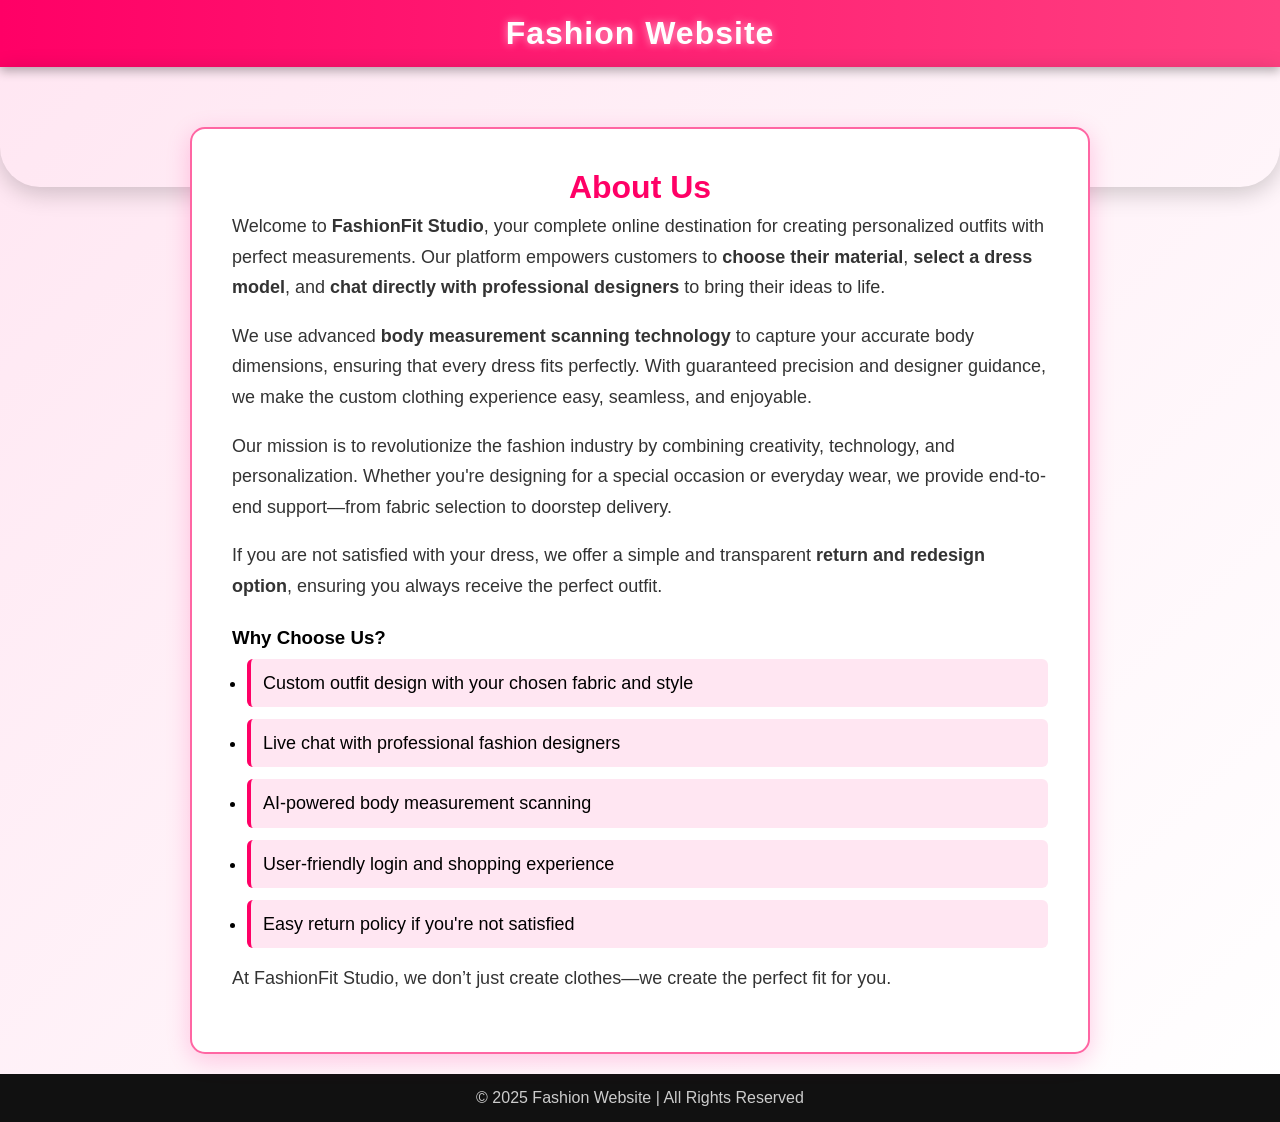
<file: aboutas.html>
<!DOCTYPE html>
<html lang="en">
<head>
    <meta charset="UTF-8">
    <meta name="viewport" content="width=device-width, initial-scale=1.0">
    <title>About Us - Fashion Website</title>

    <style>
        /* RESET */
        * {
            margin: 0;
            padding: 0;
            box-sizing: border-box;
        }

        body {
            font-family: "Poppins", Arial, sans-serif;
            background: linear-gradient(135deg, #ffe6f2, #fff);
            scroll-behavior: smooth;
        }

        /* HEADER */
        header {
            background: linear-gradient(90deg, #ff0066, #ff4081);
            padding: 15px 20px;
            text-align: center;
            box-shadow: 0 4px 10px rgba(0,0,0,0.3);
        }

        header h1 {
            color: white;
            font-size: 32px;
            letter-spacing: 1px;
            text-shadow: 0 0 8px rgba(255,255,255,0.6);
        }

        /* FIX HERE — Banner touching content */
        .banner {
            width: 100%;
            height: 120px;
            background: url("https://i.pinimg.com/736x/ba/cd/08/bacd08cd5d8dfaa515a6a39aea66e681.jpg") center/cover no-repeat;
            display: block;
            line-height: 0;
            margin-bottom: -40px; /* PULL SECTION UP */
            border-bottom-left-radius: 40px;
            border-bottom-right-radius: 40px;
            box-shadow: 0 6px 25px rgba(0,0,0,0.2);
        }

        /* ABOUT SECTION */
        #about {
            padding: 40px 30px;
            max-width: 900px;
            position: relative;
            top: -20px; /* ATTACH PERFECT */
            margin: 0 auto;
            background: white;
            border-radius: 15px;
            box-shadow: 0 6px 25px rgba(255,0,128,0.2);
            border: 2px solid #ff66a3;
            opacity: 0;
            transform: translateY(40px);
            transition: 0.8s ease-in-out;
        }

        #about.visible {
            opacity: 1;
            transform: translateY(0);
        }

        #about h2 {
            text-align: center;
            font-size: 36px;
            margin-bottom: 25px;
            color: #ff0066;
        }

        #about p {
            font-size: 20px;
            line-height: 1.8;
            margin-bottom: 18px;
            color: #333;
        }

        #about ul {
            font-size: 20px;
            line-height: 1.8;
            padding-left: 15px;
        }

        #about ul li {
            margin-bottom: 12px;
            padding: 8px 12px;
            background: #ffe6f2;
            border-left: 4px solid #ff0066;
            border-radius: 6px;
            transition: 0.3s;
        }

        #about ul li:hover {
            background: #ffcce1;
            transform: translateX(10px);
        }

        footer {
            text-align: center;
            padding: 15px;
            background: #111;
            color: #ccc;
        }

    </style>
</head>

<body>

    <!-- HEADER -->
    <header>
        <h1>Fashion Website</h1>
    </header>

    <!-- BANNER -->
    <div class="banner"></div>

    <!-- ABOUT SECTION -->
    <section id="about" style="padding: 40px; max-width: 900px; margin: auto; font-family: Arial;">

    <h2 style="text-align:center; font-size: 32px; margin-bottom: 0;">About Us</h2>

    <!-- REMOVE top margin on first <p> -->
    <p style="font-size: 18px; line-height: 1.7; margin-top: 5px;">
        Welcome to <strong>FashionFit Studio</strong>, your complete online destination for creating
        personalized outfits with perfect measurements. Our platform empowers customers to
        <strong>choose their material</strong>, <strong>select a dress model</strong>, and
        <strong>chat directly with professional designers</strong> to bring their ideas to life.
    </p>

    <p style="font-size: 18px; line-height: 1.7; margin-top: 15px;">
        We use advanced <strong>body measurement scanning technology</strong> to capture your accurate 
        body dimensions, ensuring that every dress fits perfectly. With guaranteed precision and 
        designer guidance, we make the custom clothing experience easy, seamless, and enjoyable.
    </p>

    <p style="font-size: 18px; line-height: 1.7; margin-top: 15px;">
        Our mission is to revolutionize the fashion industry by combining creativity, technology, 
        and personalization. Whether you're designing for a special occasion or everyday wear, 
        we provide end-to-end support—from fabric selection to doorstep delivery.
    </p>

    <p style="font-size: 18px; line-height: 1.7; margin-top: 15px;">
        If you are not satisfied with your dress, we offer a simple and transparent 
        <strong>return and redesign option</strong>, ensuring you always receive the perfect outfit.
    </p>

    <h3 style="margin-top: 25px; margin-bottom: 10px;">Why Choose Us?</h3>

    <ul style="font-size: 18px; line-height: 1.8; margin-top: 0;">
        <li>Custom outfit design with your chosen fabric and style</li>
        <li>Live chat with professional fashion designers</li>
        <li>AI-powered body measurement scanning</li>
        <li>User-friendly login and shopping experience</li>
        <li>Easy return policy if you're not satisfied</li>
    </ul>

    <p style="font-size: 18px; margin-top: 15px; line-height: 1.7;">
        At FashionFit Studio, we don’t just create clothes—we create the perfect fit for you.
    </p>

</section>


    <!-- FOOTER -->
    <footer>
       © 2025 Fashion Website | All Rights Reserved
    </footer>

    <script>
        window.onload = () => {
            document.getElementById('about').classList.add('visible');
        };
    </script>

</body>
</html>
</file>
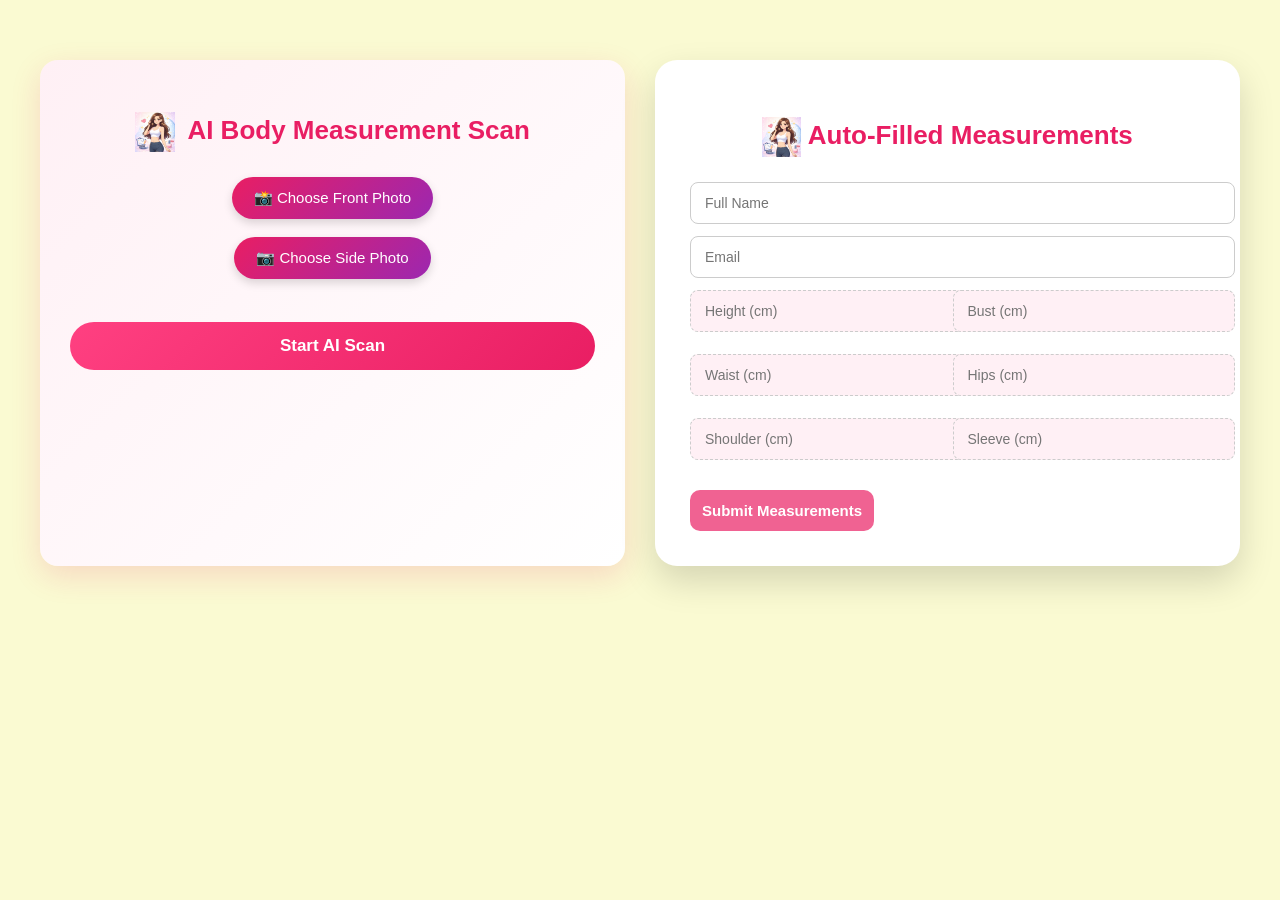
<file: bodymeasurement.html>
<!DOCTYPE html>
<html lang="en">
<head>
<meta charset="UTF-8">
<meta name="viewport" content="width=device-width, initial-scale=1.0">
<title>AI Body Measurement Scan</title>

<style>
body{
  background-color: lightgoldenrodyellow;
  font-family: 'Segoe UI', Arial, sans-serif;
}

/* MAIN LAYOUT */
.main-layout{
  display:grid;
  grid-template-columns: 1fr 1fr;
  gap:30px;
  max-width:1200px;
  margin:40px auto;
  padding:20px;
}

@media(max-width:900px){
  .main-layout{
    grid-template-columns:1fr;
  }
}

/* LEFT AI SCAN */
.ai-scan-box{
  padding:30px;
  background:linear-gradient(135deg,#fff0f5,#ffffff);
  border-radius:18px;
  box-shadow:0 10px 30px rgba(233,30,99,0.15);
  text-align:center;
}

.scan-heading{
  color:#e91e63;
  font-size:26px;
  font-weight:700;
  margin-bottom:25px;
}

.emoji-icon{
  width:40px;
  height:40px;
  vertical-align:middle;
  margin-right:6px;
}

.file-upload{
  margin:18px 0;
}

.file-btn{
  display:inline-block;
  padding:12px 22px;
  background:linear-gradient(135deg,#e91e63,#9c27b0);
  color:#fff;
  border-radius:30px;
  cursor:pointer;
  font-size:15px;
  transition:.3s;
  box-shadow:0 4px 10px rgba(0,0,0,0.15);
}

.file-btn:hover{
  transform:translateY(-2px);
}

.file-name{
  margin-top:8px;
  font-size:14px;
  color:#555;
  font-weight:600;
}

#aiScanBtn{
  width:100%;
  padding:14px 0;
  margin-top:25px;
  background:linear-gradient(135deg,#ff4081,#e91e63);
  color:#fff;
  font-size:17px;
  border:none;
  border-radius:30px;
  cursor:pointer;
  font-weight:bold;
}

#aiScanBtn:hover{
  background:linear-gradient(135deg,#2ecc71,#27ae60);
}

#scanStatus{
  margin-top:18px;
  font-size:16px;
  color:#9c27b0;
  font-weight:600;
}

#confidence{
  font-size:14px;
  color:#2ecc71;
  font-weight:bold;
}

#scanResults{
  margin-top:10px;
  font-size:17px;
  color:#e91e63;
  font-weight:700;
}

/* RIGHT FORM */
.measure-form{
  background:#fff;
  padding:35px;
  border-radius:22px;
  box-shadow:0 15px 35px rgba(0,0,0,0.15);
}

.measure-form h2{
  text-align:center;
  color:#e91e63;
  font-size:26px;
  margin-bottom:25px;
}

.measure-form input{
  width:100%;
  padding:12px 14px;
  margin-bottom:12px;
  border-radius:8px;
  border:1.5px solid #ccc;
  font-size:14px;
}

.measure-form input[readonly]{
  background:#fff0f5;
  border-style:dashed;
}

.grid{
  display:grid;
  grid-template-columns:1fr 1fr;
  gap:10px;
}

.measure-form button{
  margin-top:18px;
  padding:12px;
  background:#f06292;
  color:#fff;
  border:none;
  border-radius:10px;
  font-size:15px;
  font-weight:600;
  cursor:pointer;
}

.measure-form button:hover{
  background:#2ecc71;
}
</style>
</head>

<body>

<div class="main-layout">

  <!-- LEFT AI SCAN -->
  <div class="ai-scan-box">
    <h2 class="scan-heading">
      <img src="ai.png" class="emoji-icon">
      AI Body Measurement Scan
    </h2>

    <div class="file-upload">
      <label class="file-btn">
        📸 Choose Front Photo
        <input type="file" id="frontPhoto" accept="image/*" hidden>
      </label>
      <div id="frontFileName" class="file-name"></div>
    </div>

    <div class="file-upload">
      <label class="file-btn">
        📷 Choose Side Photo
        <input type="file" id="sidePhoto" accept="image/*" hidden>
      </label>
      <div id="sideFileName" class="file-name"></div>
    </div>

    <button id="aiScanBtn">Start AI Scan</button>

    <p id="scanStatus"></p>
    <p id="confidence"></p>
    <div id="scanResults"></div>
  </div>

  <!-- RIGHT FORM -->
  <div class="measure-form">
    <h2>
      <img src="ai.png" style="height:40px;vertical-align:middle;">
      Auto-Filled Measurements
    </h2>

    <form action="save_measure.php" method="POST">
      <input type="text" name="name" placeholder="Full Name" required>
      <input type="email" name="email" placeholder="Email" required>

      <div class="grid">
        <input type="number" name="height" placeholder="Height (cm)" readonly>
        <input type="number" name="bust" placeholder="Bust (cm)" readonly>
        <input type="number" name="waist" placeholder="Waist (cm)" readonly>
        <input type="number" name="hips" placeholder="Hips (cm)" readonly>
        <input type="number" name="shoulder" placeholder="Shoulder (cm)" readonly>
        <input type="number" name="sleeve" placeholder="Sleeve (cm)" readonly>
      </div>

      <button type="submit">Submit Measurements</button>
    </form>
  </div>

</div>

<script>
const frontInput = document.getElementById("frontPhoto");
const sideInput  = document.getElementById("sidePhoto");

frontInput.addEventListener("change", () => validateHumanImage(frontInput, "frontFileName"));
sideInput.addEventListener("change", () => validateHumanImage(sideInput, "sideFileName"));

function validateHumanImage(input, labelId){
  const file = input.files[0];
  if(!file) return;

  document.getElementById(labelId).innerText = "Selected: " + file.name;

  const img = new Image();
  img.src = URL.createObjectURL(file);

  img.onload = () => {
    const ratio = img.width / img.height;

    // Basic human full-body validation
    if(
      img.width < 300 ||
      img.height < 600 ||
      ratio < 0.3 ||
      ratio > 0.85
    ){
      alert("❌ Please upload a clear full-body HUMAN image only.");
      input.value = "";
      document.getElementById(labelId).innerText = "";
    }
  };
}

document.getElementById("aiScanBtn").addEventListener("click", async () => {

  const front = frontInput.files[0];
  const side  = sideInput.files[0];

  if(!front || !side){
    alert("Upload both front and side human images");
    return;
  }

  document.getElementById("scanStatus").innerText = "Scanning with AI...";

  const fd = new FormData();
  fd.append("front_image", front);
  fd.append("side_image", side);

  try{
    const res = await fetch("http://127.0.0.1:5000/measure",{
      method:"POST",
      body:fd
    });

    const d = await res.json();

    document.querySelector("[name='height']").value = d.height;
    document.querySelector("[name='bust']").value   = d.bust;
    document.querySelector("[name='waist']").value  = d.waist;
    document.querySelector("[name='hips']").value   = d.hips;
    document.querySelector("[name='shoulder']").value = d.shoulder;
    document.querySelector("[name='sleeve']").value   = d.sleeve;

    document.getElementById("scanStatus").innerText = "✅ Scan Completed";
    document.getElementById("confidence").innerText = "Accuracy: " + d.confidence;
    document.getElementById("scanResults").innerHTML =
      "<b>Recommended Size: " + d.size + "</b>";

  }catch(err){
    alert("❌ Python AI server not running");
  }
});
</script>

</body>
</html>
</file>
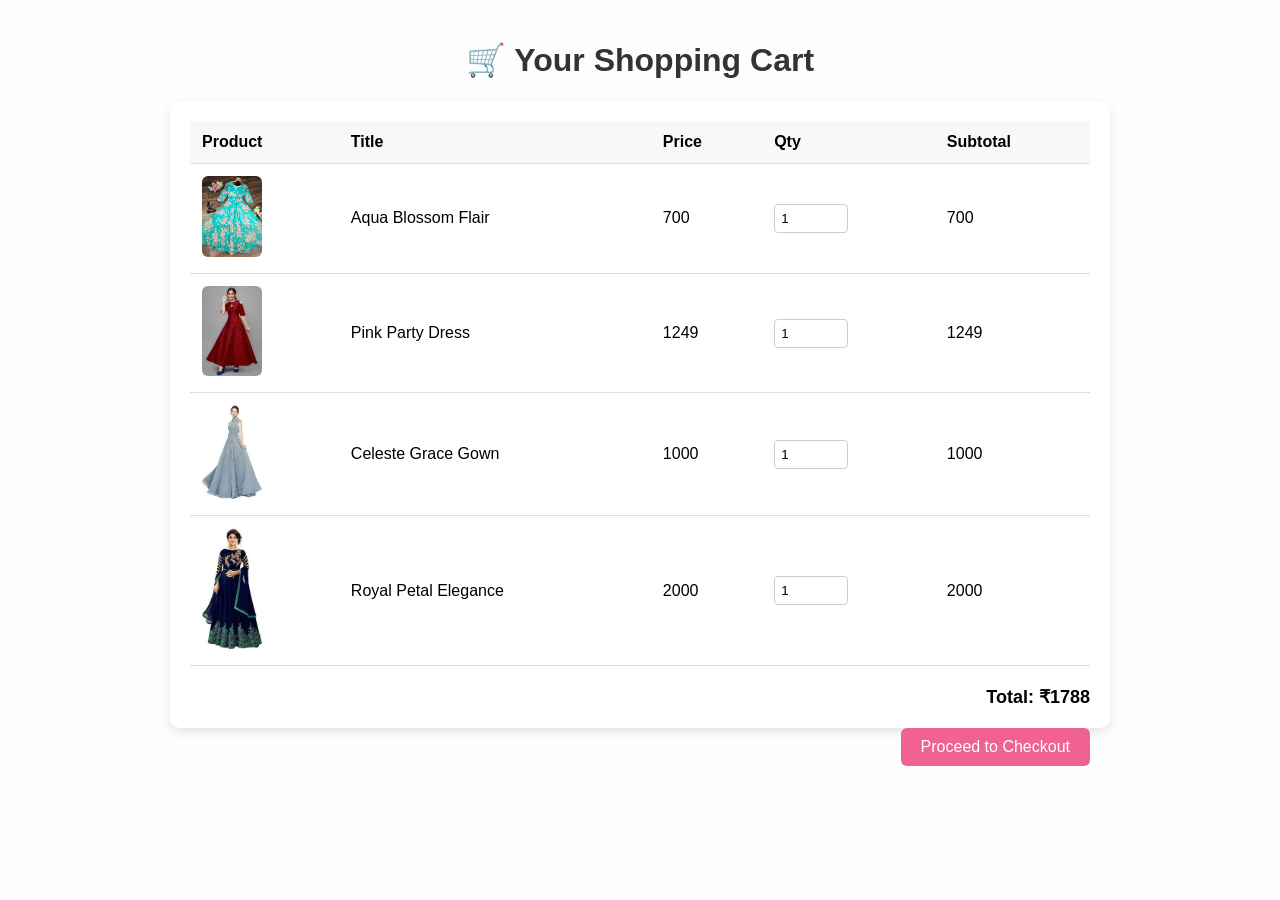
<file: cart.html>
<!DOCTYPE html>
<html lang="en">
<head>
  <meta charset="UTF-8" />
  <meta name="viewport" content="width=device-width, initial-scale=1.0"/>
  <title>Your Cart</title>
  <style>
    body {
      margin: 0;
      font-family: 'Segoe UI', Tahoma, Geneva, Verdana, sans-serif;
      background-color: #fdfdfd;
      padding: 20px;
    }

    h1 {
      text-align: center;
      color: #333;
    }

    .cart-container {
      max-width: 900px;
      margin: 0 auto;
      background: #fff;
      padding: 20px;
      border-radius: 10px;
      box-shadow: 0 4px 10px rgba(0, 0, 0, 0.1);
    }

    table {
      width: 100%;
      border-collapse: collapse;
    }

    th, td {
      padding: 12px;
      text-align: left;
      border-bottom: 1px solid #ddd;
    }

    th {
      background-color: #f8f8f8;
      font-weight: bold;
    }

    img {
      width: 60px;
      border-radius: 6px;
    }

    input[type="number"] {
      width: 60px;
      padding: 6px;
      border-radius: 4px;
      border: 1px solid #ccc;
    }

    .total {
      text-align: right;
      margin-top: 20px;
      font-size: 18px;
      font-weight: bold;
    }

    .checkout-btn {
      margin-top: 20px;
      float: right;
      padding: 10px 20px;
      background-color: #f06292;
      color: white;
      border: none;
      border-radius: 6px;
      font-size: 16px;
      cursor: pointer;
    }

    .checkout-btn:hover {
      background-color: #ec407a;
    }
  </style>
</head>
<body>

  <h1>🛒 Your Shopping Cart</h1>

  <div class="cart-container">
    <table>
      <thead>
        <tr>
          <th>Product</th>
          <th>Title</th>
          <th>Price</th>
          <th>Qty</th>
          <th>Subtotal</th>
        </tr>
      </thead>
      <tbody id="cart-items">
        <tr>
          <td><img src="images1.jpeg" alt="Dress 1" /></td>
          <td>Aqua Blossom Flair</td>
          <td>700</td>
          <td><input type="number" value="1" min="1" onchange="updateTotal()"></td>
          <td class="subtotal">700</td>
        </tr>
        <tr>
          <td><img src="dress4.jpeg" alt="Dress 4" /></td>
          <td>Pink Party Dress</td>
          <td>1249</td>
          <td><input type="number" value="1" min="1" onchange="updateTotal()"></td>
          <td class="subtotal">1249</td>
        </tr>
        <tr>
          <td><img src="dress6.jpeg" alt="Dress 4" /></td>
          <td>Celeste Grace Gown</td>
          <td>1000</td>
          <td><input type="number" value="1" min="1" onchange="updateTotal()"></td>
          <td class="subtotal">1000</td>
        </tr>
        <tr>
          <td><img src="dress5.jpeg" alt="Dress 4" /></td>
          <td>Royal Petal Elegance</td>
          <td>2000</td>
          <td><input type="number" value="1" min="1" onchange="updateTotal()"></td>
          <td class="subtotal">2000</td>
        </tr>
      </tbody>
    </table>

    <div class="total">
      Total: ₹<span id="total-amount">1788</span>
    </div>

    <button class="checkout-btn">Proceed to Checkout</button>
  </div>

  <script>
    function updateTotal() {
      let rows = document.querySelectorAll("#cart-items tr");
      let total = 0;

      rows.forEach(row => {
        const price = parseFloat(row.cells[2].textContent);
        const qty = parseInt(row.querySelector("input").value);
        const subtotal = price * qty;
        row.querySelector(".subtotal").textContent = subtotal;
        total += subtotal;
      });

      document.getElementById("total-amount").textContent = total;
    }
  </script>

</body>
</html>
</file>
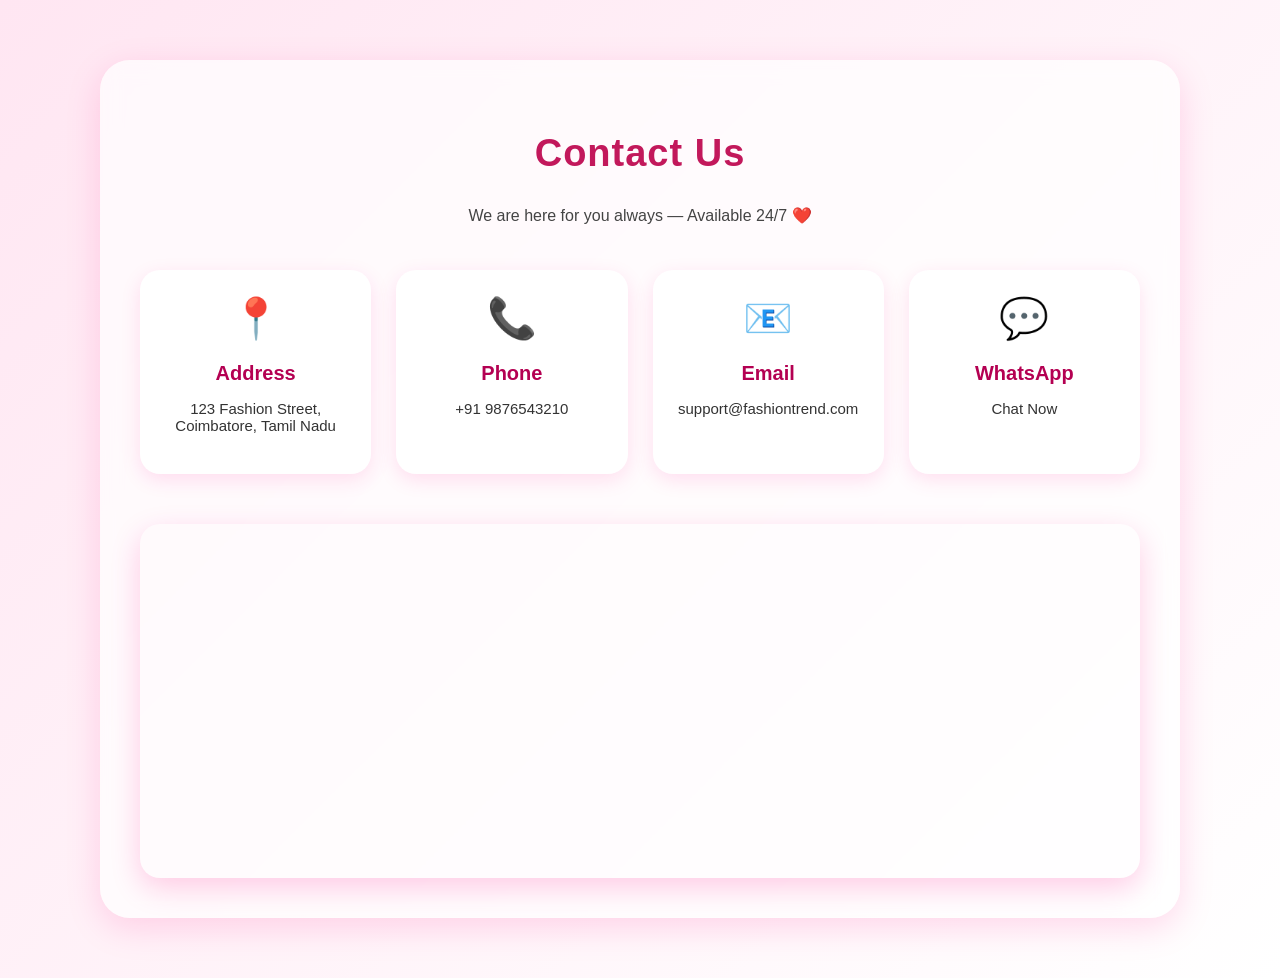
<file: contact.html>
<!DOCTYPE html>
<html lang="en">
<head>
    <meta charset="UTF-8">
    <meta name="viewport" content="width=device-width, initial-scale=1.0">
    <title>Contact Us</title>

<style>

    body {
        margin: 0;
        padding: 0;
        background: linear-gradient(135deg, #ffe6f2, #ffffff);
        font-family: "Poppins", sans-serif;
    }

    .contact-wrapper {
        max-width: 1000px;
        margin: 60px auto;
        background: rgba(255,255,255,0.7);
        padding: 40px;
        border-radius: 30px;
        box-shadow: 0px 10px 35px rgba(255, 0, 128, 0.15);
        backdrop-filter: blur(10px);
        animation: fadeIn 1s ease-out;
    }

    @keyframes fadeIn {
        from { opacity: 0; transform: translateY(30px);}
        to { opacity: 1; transform: translateY(0);}
    }

    .contact-heading {
        text-align: center;
    }

    .contact-heading h2 {
        font-size: 38px;
        color: #c2185b;
        font-weight: 600;
        letter-spacing: 1px;
    }

    .contact-heading p {
        margin-top: 8px;
        font-size: 16px;
        color: #444;
    }

    .contact-grid {
        display: grid;
        grid-template-columns: repeat(auto-fit, minmax(230px, 1fr));
        gap: 25px;
        margin-top: 45px;
    }

    .contact-box {
        background: white;
        border-radius: 20px;
        padding: 25px;
        text-align: center;
        box-shadow: 0px 6px 20px rgba(255, 0, 128, 0.12);
        transition: 0.3s;
        cursor: pointer;
    }

    .contact-box:hover {
        transform: translateY(-8px);
        box-shadow: 0px 12px 30px rgba(255, 0, 128, 0.20);
    }

    .contact-box span {
        font-size: 40px;
        display: block;
        margin-bottom: 10px;
        color: #e91e63;
    }

    .contact-box h3 {
        font-size: 20px;
        color: #b40052;
        margin-bottom: 8px;
    }

    .contact-box p,
    .contact-box a {
        font-size: 15px;
        color: #333;
        text-decoration: none;
    }

    .contact-box a:hover {
        color: #ff2e91;
        text-decoration: underline;
    }

    /* Map Styling */
    .map {
        margin-top: 50px;
        border-radius: 20px;
        overflow: hidden;
        box-shadow: 0px 10px 30px rgba(255, 0, 128, 0.2);
    }

    iframe {
        width: 100%;
        height: 350px;
        border: none;
    }

</style>
</head>

<body>

<div class="contact-wrapper">

    <div class="contact-heading">
        <h2>Contact Us</h2>
        <p>We are here for you always — Available 24/7 ❤️</p>
    </div>

    <div class="contact-grid">

        <div class="contact-box">
            <span>📍</span>
            <h3>Address</h3>
            <p>123 Fashion Street,<br>Coimbatore, Tamil Nadu</p>
        </div>

        <div class="contact-box">
            <span>📞</span>
            <h3>Phone</h3>
            <p><a href="tel:+919876543210">+91 9876543210</a></p>
        </div>

        <div class="contact-box">
            <span>📧</span>
            <h3>Email</h3>
            <p><a href="mailto:support@fashiontrend.com">support@fashiontrend.com</a></p>
        </div>

        <div class="contact-box">
            <span>💬</span>
            <h3>WhatsApp</h3>
            <p><a href="https://wa.me/919876543210" target="_blank">Chat Now</a></p>
        </div>
    </div>

    <div class="map">
        <iframe 
            src="https://www.google.com/maps/embed?pb=!1m18!1m12!1m3!1d3905.9899510536766!2d76.94198321483083!3d11.016844292180873!2m3!1f0!2f0!3f0!3m2!1i1024!2i768!4f13.1!3m3!1m2!1s0x3ba859a4f6c9b751%3A0x7bd35ec8165e0618!2sCoimbatore%2C%20Tamil%20Nadu%2C%20India!5e0!3m2!1sen!2sin!4v1704420000000"
            allowfullscreen="" loading="lazy">
        </iframe>
    </div>

</div>

</body>
</html>
</file>
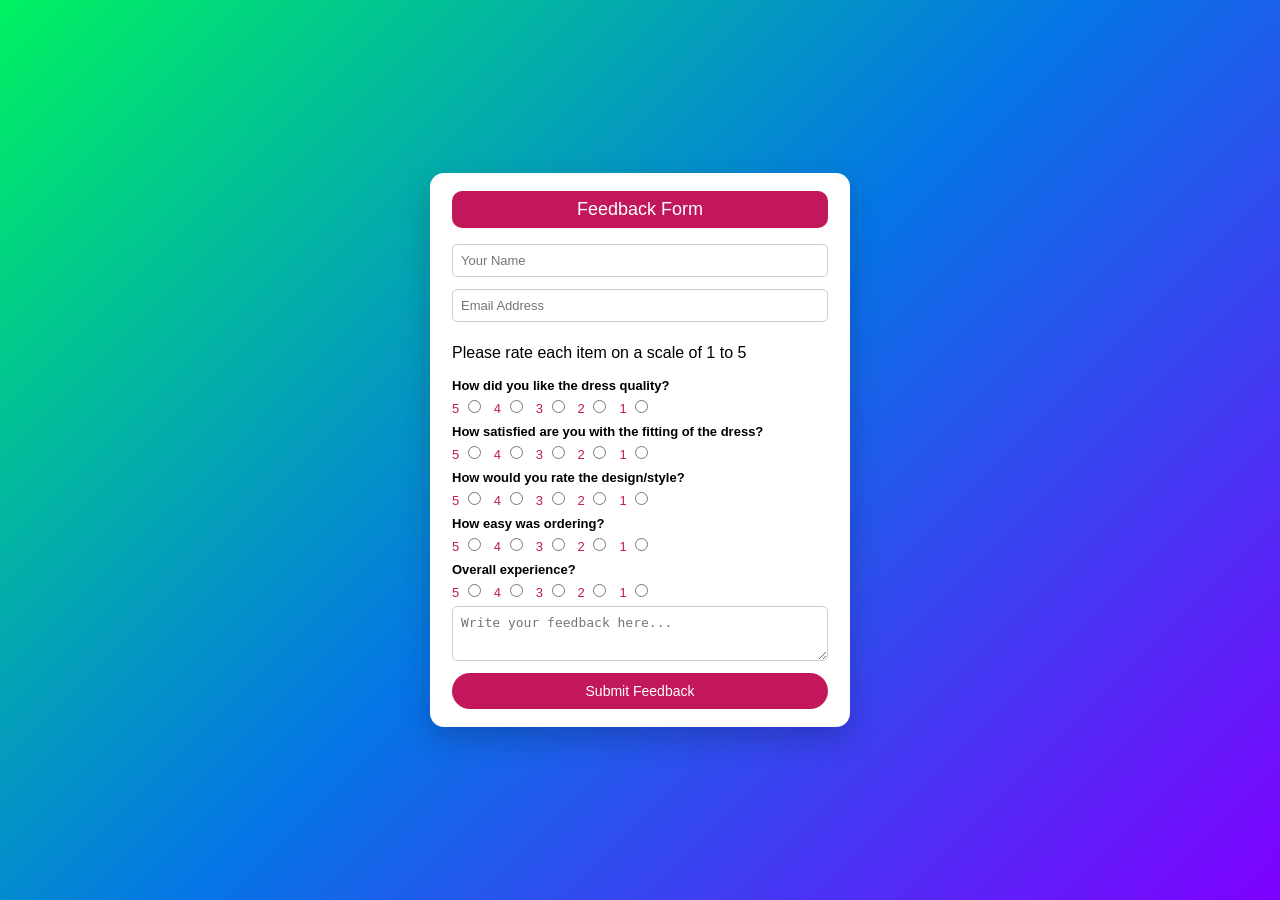
<file: feedback.html>
<!DOCTYPE html>
<html lang="en">
<head>
  <meta charset="UTF-8">
  <meta name="viewport" content="width=device-width, initial-scale=1.0">
  <title>Feedback Form</title>
 <style>
*{
  box-sizing:border-box;
}

body{
  margin:0;
  font-family:'Segoe UI', sans-serif;
  background: linear-gradient(135deg, #00f260, #0575e6, #7f00ff);

  height:100vh;
  display:flex;
  justify-content:center;
  align-items:center;
  overflow:hidden; /* 🔴 no scroll */
}

/* Container */
.container{
  width:420px;
  background:#fff;
  border-radius:14px;
  box-shadow:0 12px 30px rgba(0,0,0,0.2);
  padding:18px 22px;
}

/* Header */
.header{
  background:#c2185b;
  color:#fff;
  text-align:center;
  padding:8px;
  font-size:18px;
  border-radius:10px;
  margin-bottom:10px;
}

/* Inputs */
.form-control{
  width:100%;
  padding:8px;
  margin:6px 0;
  border:1px solid #ccc;
  border-radius:5px;
  font-size:13px;
}

/* Questions */
.question{
  font-weight:600;
  font-size:13px;
  margin:8px 0 4px;
}

/* Options */
.options{
  display:flex;
  gap:10px;
  margin-bottom:6px;
}

.options label{
  font-size:13px;
  color:#c2185b;
}

/* Textarea */
textarea{
  width:100%;
  height:55px;
  padding:8px;
  border-radius:5px;
  border:1px solid #ccc;
  font-size:13px;
}

/* Button */
button{
  width:100%;
  margin-top:8px;
  padding:10px;
  border:none;
  background:#c2185b;
  color:#fff;
  font-size:14px;
  border-radius:25px;
  cursor:pointer;
}

button:hover{
  background:#9c1348;
}
</style>
</head>
<body>
  
  <div class="container">
    <div class="header">Feedback Form</div>
   <form action="feedback.php" method="POST">

  <input type="text" name="name" class="form-control" placeholder="Your Name" required>

  <!-- <input type="text" name="phone" class="form-control" placeholder="Phone Number" required> -->

  <input type="email" name="email" class="form-control" placeholder="Email Address">

  <p>Please rate each item on a scale of 1 to 5</p>

  <div class="question">How did you like the dress quality?</div>
  <div class="options">
    <label>5 <input type="radio" name="quality" value="5" required></label>
    <label>4 <input type="radio" name="quality" value="4"></label>
    <label>3 <input type="radio" name="quality" value="3"></label>
    <label>2 <input type="radio" name="quality" value="2"></label>
    <label>1 <input type="radio" name="quality" value="1"></label>
  </div>

  <div class="question">How satisfied are you with the fitting of the dress?</div>
  <div class="options">
    <label>5 <input type="radio" name="fit" value="5" required></label>
    <label>4 <input type="radio" name="fit" value="4"></label>
    <label>3 <input type="radio" name="fit" value="3"></label>
    <label>2 <input type="radio" name="fit" value="2"></label>
    <label>1 <input type="radio" name="fit" value="1"></label>
  </div>

  <div class="question">How would you rate the design/style?</div>
  <div class="options">
    <label>5 <input type="radio" name="design" value="5" required></label>
    <label>4 <input type="radio" name="design" value="4"></label>
    <label>3 <input type="radio" name="design" value="3"></label>
    <label>2 <input type="radio" name="design" value="2"></label>
    <label>1 <input type="radio" name="design" value="1"></label>
  </div>

  <div class="question">How easy was ordering?</div>
  <div class="options">
    <label>5 <input type="radio" name="ordering" value="5" required></label>
    <label>4 <input type="radio" name="ordering" value="4"></label>
    <label>3 <input type="radio" name="ordering" value="3"></label>
    <label>2 <input type="radio" name="ordering" value="2"></label>
    <label>1 <input type="radio" name="ordering" value="1"></label>
  </div>

  <div class="question">Overall experience?</div>
  <div class="options">
    <label>5 <input type="radio" name="overall" value="5" required></label>
    <label>4 <input type="radio" name="overall" value="4"></label>
    <label>3 <input type="radio" name="overall" value="3"></label>
    <label>2 <input type="radio" name="overall" value="2"></label>
    <label>1 <input type="radio" name="overall" value="1"></label>
  </div>

  <textarea name="comment" placeholder="Write your feedback here..."></textarea>

  <button type="submit">Submit Feedback</button>

</form>

  </div>
</body>
</html>
</file>
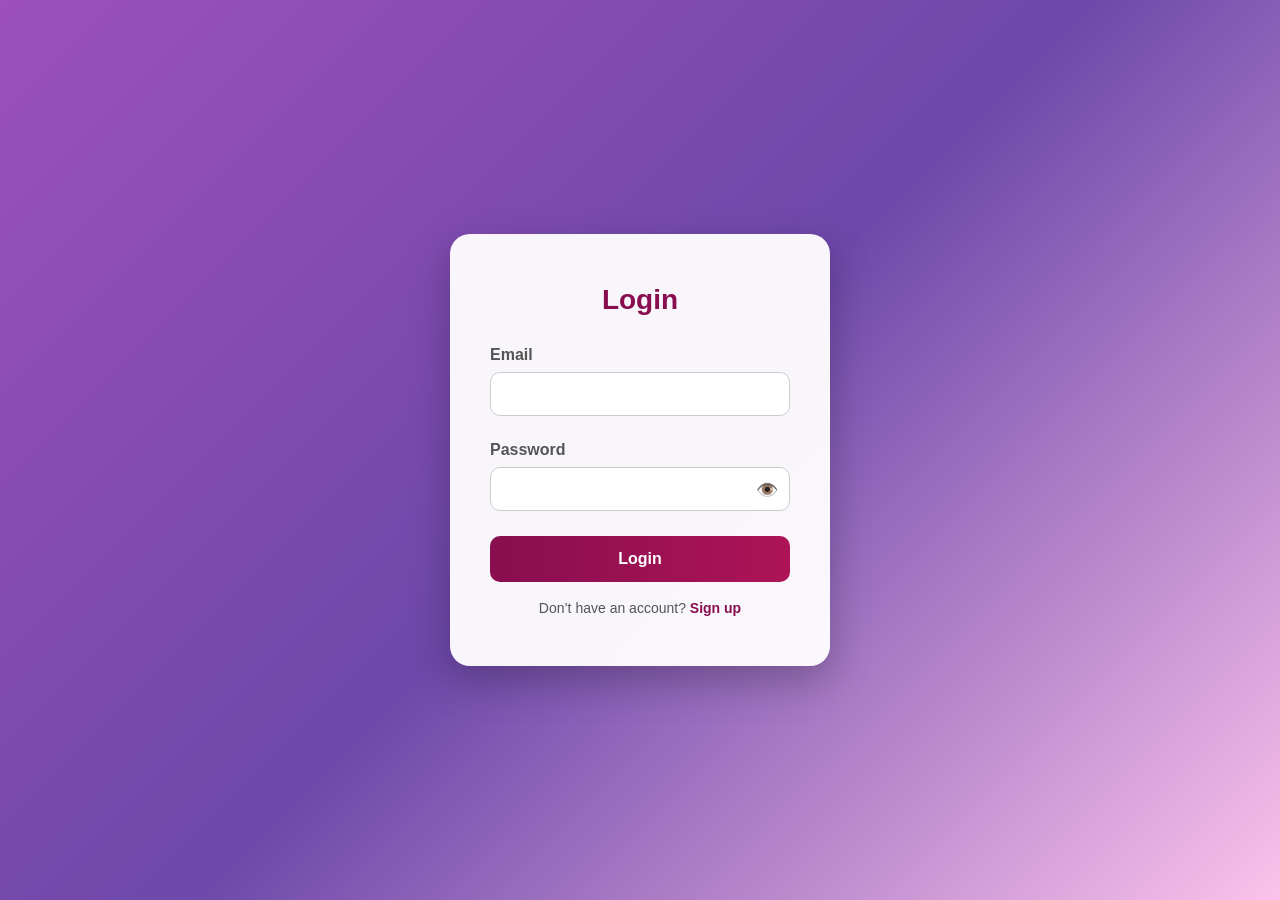
<file: login.html>
<!DOCTYPE html>
<html lang="en">
<head>
  <meta charset="UTF-8">
  <title>Login Page</title>
  <style>
    * {
      box-sizing: border-box;
      margin: 0;
      padding: 0;
      font-family: 'Arial', sans-serif;
    }

    body {
      height: 100vh;
      display: flex;
      justify-content: center;
      align-items: center;
      /* Animated Gradient Background */
      background: linear-gradient(135deg, #9d50bb, #6e48aa, #fbc2eb);
    }

    @keyframes gradientBG {
      0% {background-position: 0% 50%;}
      50% {background-position: 100% 50%;}
      100% {background-position: 0% 50%;}
    }

    .login-box {
      background-color: rgba(255, 255, 255, 0.95);
      padding: 50px 40px;
      border-radius: 20px;
      box-shadow: 0 15px 40px rgba(0, 0, 0, 0.25);
      width: 380px;
      text-align: center;
      backdrop-filter: blur(10px);
    }

    .login-box h2 {
      color: #880e4f;
      margin-bottom: 30px;
      font-size: 28px;
      font-weight: bold;
    }

    .input-group {
      position: relative;
      margin-bottom: 25px;
      text-align: left;
    }

    .input-group label {
      display: block;
      margin-bottom: 8px;
      color: #555;
      font-weight: 600;
    }

    .input-group input {
      width: 100%;
      padding: 12px 40px 12px 12px;
      border: 1px solid #ccc;
      border-radius: 10px;
      font-size: 16px;
      outline: none;
      transition: 0.3s;
    }

    .input-group input:focus {
      border-color: #880e4f;
      box-shadow: 0 0 0 3px rgba(136, 14, 79, 0.2);
    }

    .toggle-password {
      position: absolute;
      right: 12px;
      top: 38px;
      cursor: pointer;
      font-size: 18px;
      color: #880e4f;
      user-select: none;
    }

    .login-btn {
      width: 100%;
      padding: 14px;
      border-radius: 10px;
      border: none;
      background: linear-gradient(to right, #880e4f, #ad1457);
      color: white;
      font-size: 16px;
      font-weight: bold;
      cursor: pointer;
      transition: 0.3s;
    }

    .login-btn:hover {
      background: linear-gradient(to right, #ad1457, #d81b60);
    }

    .or-divider {
      margin: 20px 0;
      text-align: center;
      font-size: 14px;
      color: #aaa;
      position: relative;
    }

    .or-divider::before,
    .or-divider::after {
      content: '';
      height: 1px;
      width: 40%;
      background-color: #ddd;
      position: absolute;
      top: 50%;
    }

    .or-divider::before { left: 0; }
    .or-divider::after { right: 0; }

    .google-btn {
      display: flex;
      align-items: center;
      justify-content: center;
      width: 100%;
      padding: 12px;
      border-radius: 10px;
      border: 1px solid #ccc;
      background-color: white;
      cursor: pointer;
      font-size: 16px;
      font-weight: 600;
      transition: 0.3s;
    }

    .google-btn:hover {
      background-color: #f5f5f5;
    }

    .google-btn svg {
      width: 20px;
      height: 20px;
      margin-right: 10px;
    }

    .signup-link {
      margin-top: 18px;
      font-size: 14px;
      color: #555;
    }

    .signup-link a {
      color: #880e4f;
      font-weight: bold;
      text-decoration: none;
    }

    .signup-link a:hover {
      text-decoration: underline;
    }
  </style>
</head>

<body>
  <div class="login-box">
    <h2>Login</h2>

    <form action="login.php" method="post">
      <div class="input-group">
        <label for="username">Email</label>
        <input type="text" id="username" name="username" required>
      </div>

      <div class="input-group">
        <label for="password">Password</label>
        <input type="password" id="password" name="password" required>
        <span class="toggle-password" onclick="togglePassword()">👁️</span>
      </div>

      <button type="submit" class="login-btn">Login</button>

      

      <div class="signup-link">
        Don’t have an account? <a href="signup.html">Sign up</a>
      </div>
    </form>
  </div>

  <script>
    function togglePassword() {
      const pwd = document.getElementById("password");
      pwd.type = (pwd.type === "password") ? "text" : "password";
    }

    function googleLogin() {
      window.location.href = "https://accounts.google.com/signin";
    }
  </script>
</body>
</html>
</file>
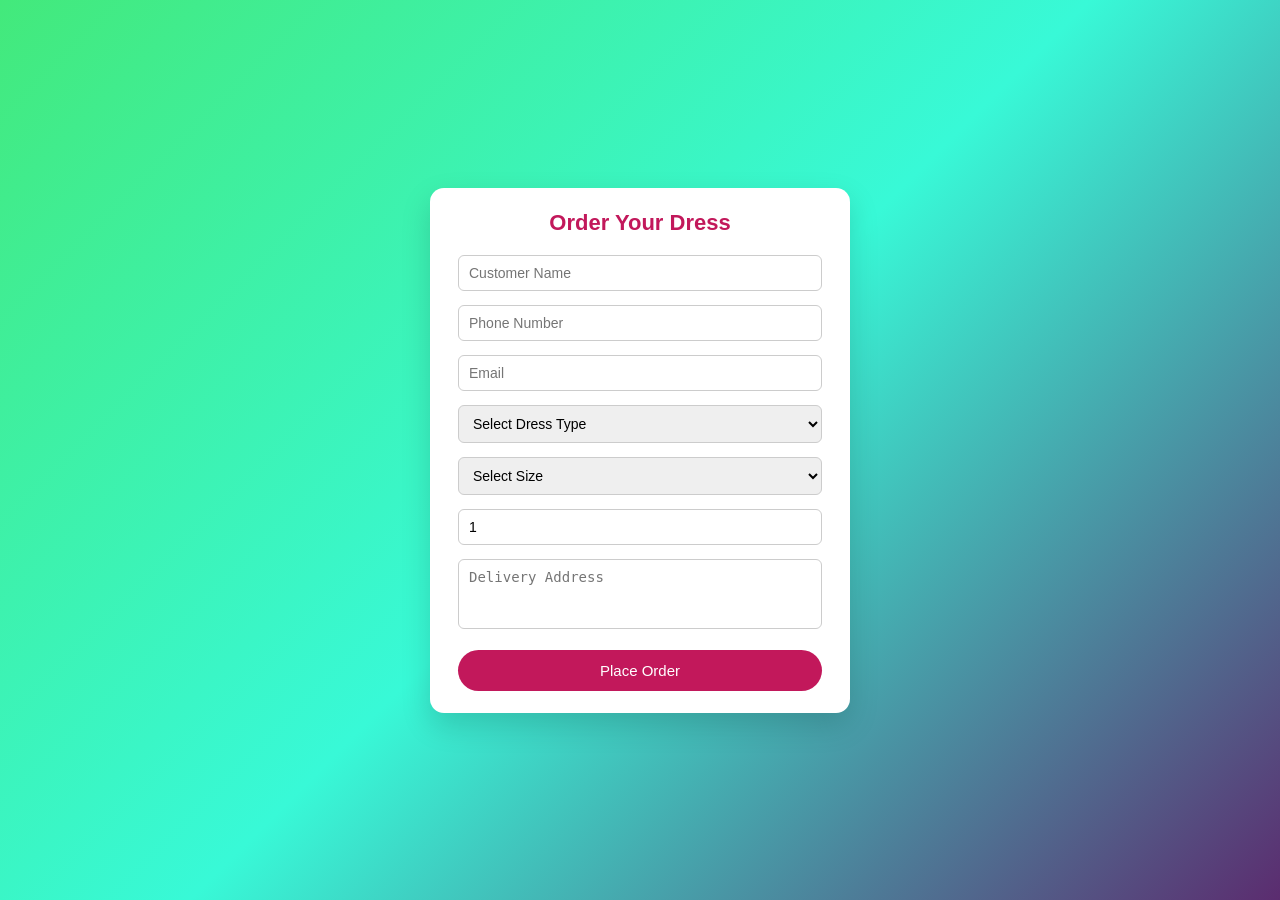
<file: order.html>
<!DOCTYPE html>
<html lang="en">
<head>
<meta charset="UTF-8">
<title>Order Dress</title>

<style>
*{
  box-sizing:border-box;
}

body{
  margin:0;
  font-family:'Segoe UI', sans-serif;
  background: linear-gradient(135deg, #43e97b, #38f9d7, #5b2c6f);




  height:100vh;
  display:flex;
  justify-content:center;
  align-items:center;
  overflow:hidden; /* 🔴 removes scroll */
}

/* Card */
.form-box{
  background:#fff;
  width:420px;
  padding:22px 28px;
  border-radius:14px;
  box-shadow:0 12px 30px rgba(0,0,0,0.15);
}

h2{
  text-align:center;
  color:#c2185b;
  margin:0 0 12px;
  font-size:22px;
}

/* Inputs */
input, select, textarea{
  width:100%;
  padding:9px 10px;
  margin:7px 0;
  border-radius:6px;
  border:1px solid #ccc;
  font-size:14px;
}

textarea{
  height:70px;
  resize:none;
}

/* Button */
button{
  width:100%;
  padding:12px;
  margin-top:10px;
  background:#c2185b;
  color:#fff;
  border:none;
  border-radius:25px;
  font-size:15px;
  cursor:pointer;
}

button:hover{
  background:#f06292;
}
</style>
</head>

<body>

<div class="form-box">
  <h2>Order Your Dress</h2>

  <form action="order.php" method="POST">
    <input type="text" name="name" placeholder="Customer Name" required>
    <input type="text" name="phone" placeholder="Phone Number" required>
    <input type="email" name="email" placeholder="Email">

    <select name="dress_type" required>
      <option value="">Select Dress Type</option>
      <option>Kurti</option>
      <option>Saree</option>
      <option>Gown</option>
      <option>Salwar</option>
    </select>

    <select name="size" required>
      <option value="">Select Size</option>
      <option>S</option>
      <option>M</option>
      <option>L</option>
      <option>XL</option>
    </select>

    <input type="number" name="quantity" value="1" min="1" required>

    <textarea name="address" placeholder="Delivery Address" required></textarea>

    <button type="submit">Place Order</button>
  </form>
</div>

</body>
</html>
</file>
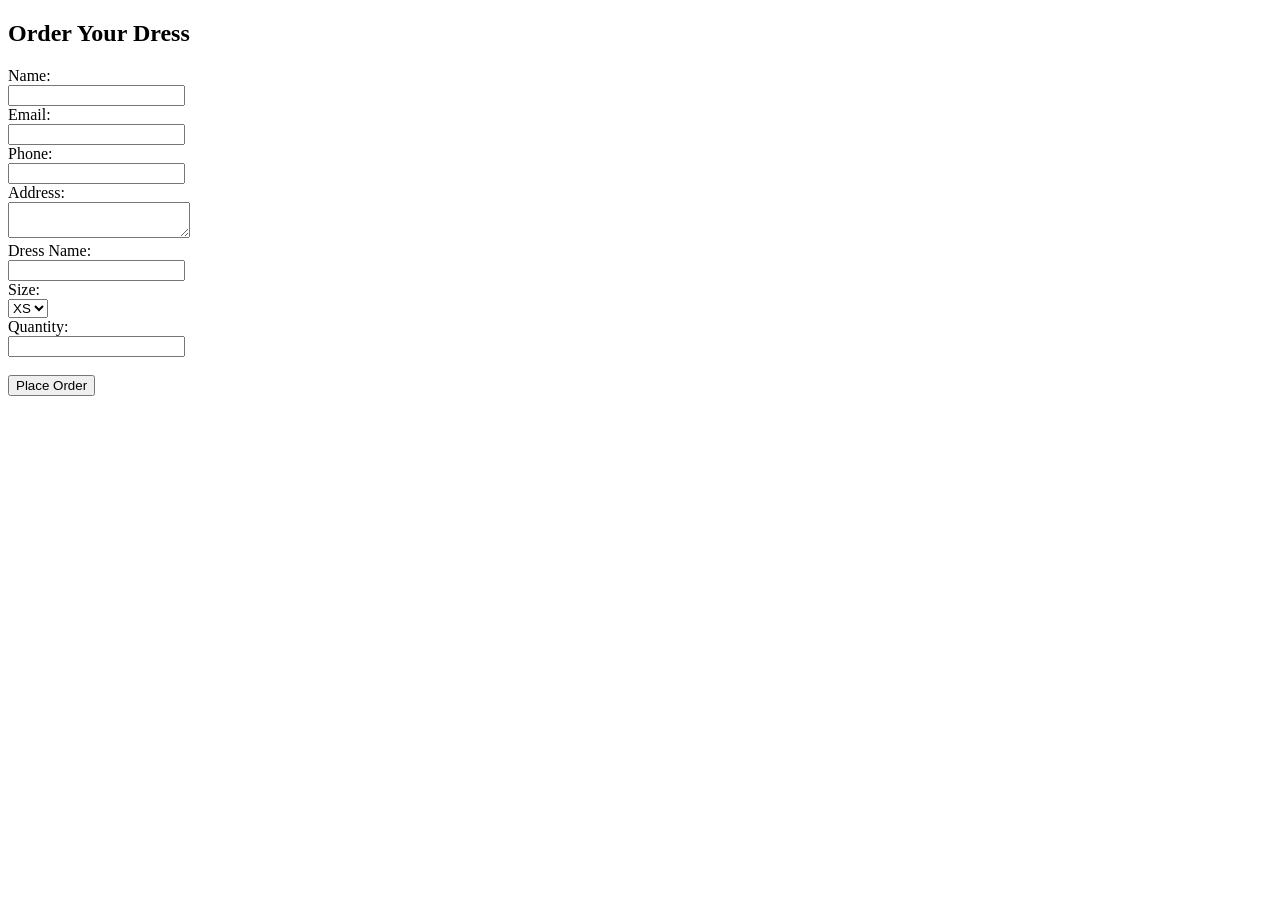
<file: order_form.html>
<!DOCTYPE html>
<html>
<head>
  <title>Dress Delivery Order</title>
</head>
<body>
  <h2>Order Your Dress</h2>

  <!-- 👇 Paste this line here -->
  <form action="submit_order.php" method="POST">

    <label>Name:</label><br>
    <input type="text" name="name" required><br>

    <label>Email:</label><br>
    <input type="email" name="email" required><br>

    <label>Phone:</label><br>
    <input type="text" name="phone" required><br>

    <label>Address:</label><br>
    <textarea name="address" required></textarea><br>

    <label>Dress Name:</label><br>
    <input type="text" name="dress_name" required><br>

    <label>Size:</label><br>
    <select name="dress_size">
      <option>XS</option>
      <option>S</option>
      <option>M</option>
      <option>L</option>
      <option>XL</option>
    </select><br>

    <label>Quantity:</label><br>
    <input type="number" name="quantity" min="1" required><br><br>

    <button type="submit">Place Order</button>
  </form>
</body>
</html>
</file>
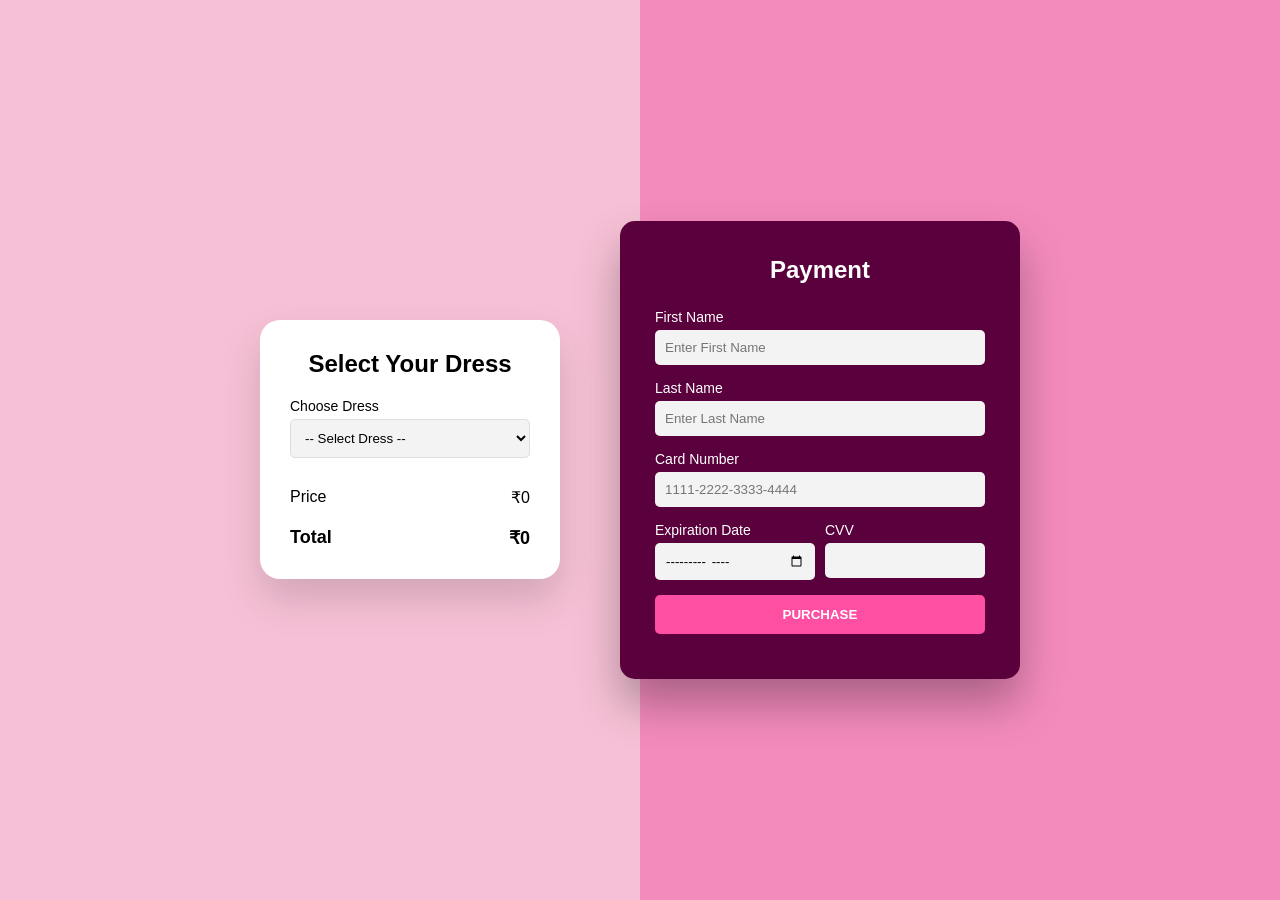
<file: payment.html>
<!DOCTYPE html>
<html lang="en">
<head>
<meta charset="UTF-8">
<meta name="viewport" content="width=device-width, initial-scale=1.0">
<title>Pink Dress Payment</title>

<style>
*{
    margin:0;
    padding:0;
    box-sizing:border-box;
    font-family: Arial, Helvetica, sans-serif;
}

body{
    height:100vh;
    display:flex;
    justify-content:center;
    align-items:center;
    background: linear-gradient(90deg,#f6c1d6 50%, #f48bbd 50%);
}

.container{
    display:flex;
    align-items:center;
    gap:60px;
}

.order-box{
    width:300px;
    background:#ffffff;
    border-radius:20px;
    padding:30px;
    box-shadow:0 20px 40px rgba(0,0,0,0.15);
}

.order-box h2{
    text-align:center;
    margin-bottom:20px;
}

select{
    width:100%;
    padding:10px;
    margin-bottom:15px;
    border-radius:5px;
    border:1px solid #ddd;
    background:#f3f3f3;
}

.price-display, .total{
    margin-top:15px;
    font-size:16px;
    display:flex;
    justify-content:space-between;
}

.total{
    margin-top:20px;
    font-weight:bold;
    font-size:18px;
}

/* RIGHT BOX */
.payment-box{
    width:400px;
    background:#5a003c;
    padding:35px;
    border-radius:15px;
    color:#fff;
    box-shadow:0 25px 45px rgba(0,0,0,0.3);
}

.payment-box h2{
    text-align:center;
    margin-bottom:25px;
}

label{
    font-size:14px;
    display:block;
    margin-bottom:5px;
}

input{
    width:100%;
    padding:10px;
    margin-bottom:15px;
    border:none;
    border-radius:5px;
    background:#f3f3f3;
}

.row{
    display:flex;
    gap:10px;
}

.row div{
    flex:1;
}

button{
    width:100%;
    padding:12px;
    background:#ff4fa3;
    border:none;
    color:#fff;
    font-weight:bold;
    border-radius:5px;
    cursor:pointer;
    transition:0.3s;
}

button:hover{
    background:#ff1f8a;
}

.success{
    text-align:center;
    margin-top:10px;
    color:#ffb3d9;
    font-size:14px;
}
</style>
</head>

<body>

<form action="process_payment.php" method="POST">

<div class="container">

    <!-- LEFT SIDE -->
    <div class="order-box">
        <h2>Select Your Dress</h2>

        <label>Choose Dress</label>
        <select id="dressSelect" name="amount" onchange="updatePrice()">
            <option value="0">-- Select Dress --</option>
            <option value="1200">Floral Summer Dress - ₹1200</option>
            <option value="1800">Party Wear Gown - ₹1800</option>
            <option value="1500">Casual Midi Dress - ₹1500</option>
            <option value="2200">Designer Lehenga - ₹2200</option>
        </select>

        <div class="price-display">
            <span>Price</span>
            <span id="price">₹0</span>
        </div>

        <div class="total">
            <span>Total</span>
            <span id="total">₹0</span>
        </div>
    </div>

    <div class="payment-box">
        <h2>Payment</h2>

        <label>First Name</label>
        <input type="text" name="fname" placeholder="Enter First Name" required>

        <label>Last Name</label>
        <input type="text" name="lname" placeholder="Enter Last Name" required>

        <label>Card Number</label>
        <input type="text" name="card" placeholder="1111-2222-3333-4444" maxlength="19" id="cardNumber" required>

        <div class="row">
            <div>
                <label>Expiration Date</label>
                <input type="month" name="expiry" required>
            </div>
            <div>
                <label>CVV</label>
                <input type="password" maxlength="3" name="cvv" required>
            </div>
        </div>

        <input type="hidden" name="order_id" value="1">

        <button type="submit">PURCHASE</button>

        <div class="success" id="successMsg"></div>
    </div>

</div>

</form>

<script>
function updatePrice(){
    const select = document.getElementById("dressSelect");
    const price = select.value;

    document.getElementById("price").innerText = "₹" + price;
    document.getElementById("total").innerText = "₹" + price;
}

document.getElementById("cardNumber").addEventListener("input", function (e) {
    let value = e.target.value.replace(/\D/g, "").substring(0,16);
    let formatted = value.match(/.{1,4}/g);
    e.target.value = formatted ? formatted.join("-") : "";
});
</script>

</body>
</html>
</file>
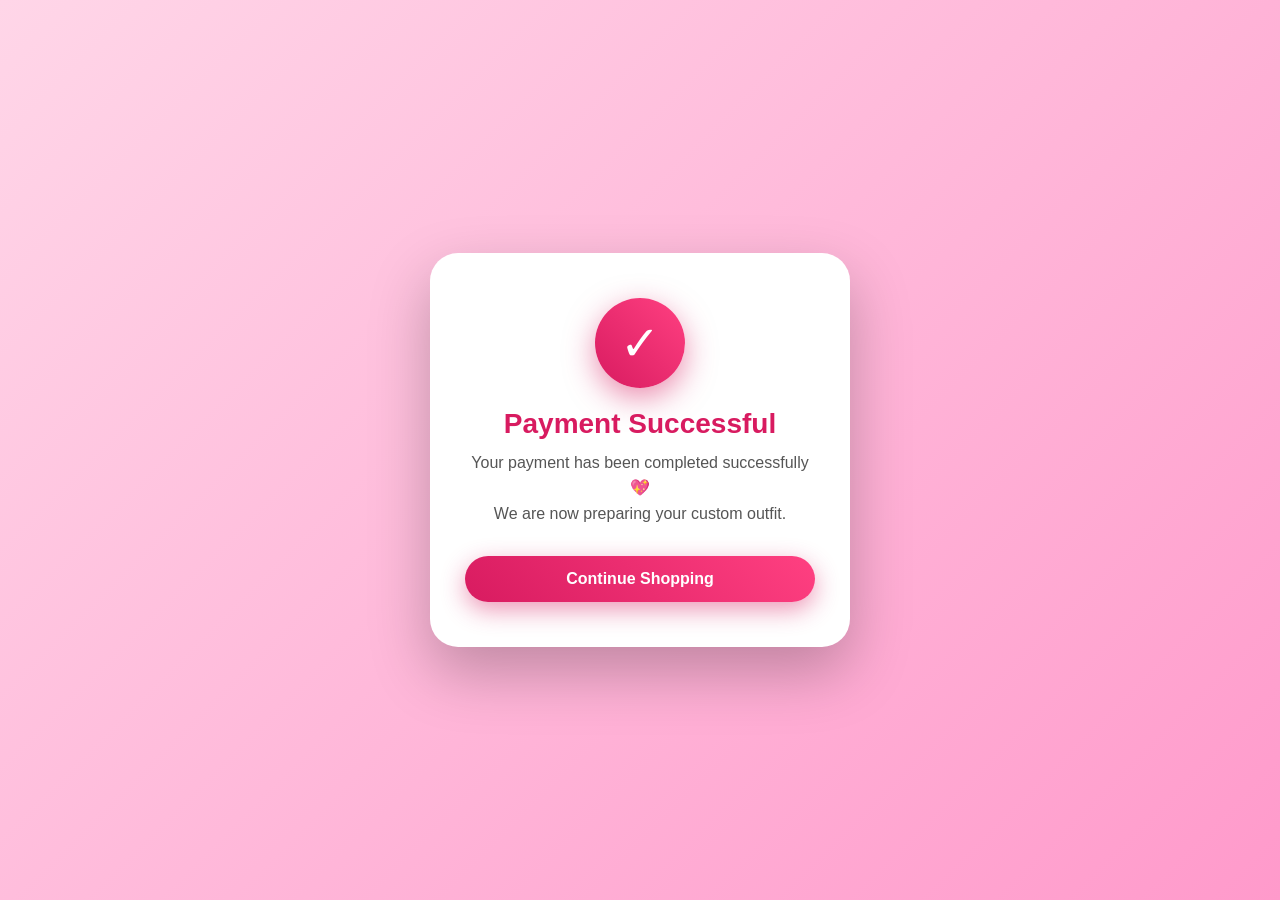
<file: payment_success.html>
<!DOCTYPE html>
<html lang="en">
<head>
<meta charset="UTF-8">
<title>Payment Successful</title>
<meta name="viewport" content="width=device-width, initial-scale=1.0">

<style>
*{
    box-sizing:border-box;
    margin:0;
    padding:0;
}

body{
    min-height:100vh;
    display:flex;
    justify-content:center;
    align-items:center;
    background:linear-gradient(135deg,#ffd6e8,#ff9acb);
    font-family:'Segoe UI',sans-serif;
    padding:20px;
}

/* Card */
.success-card{
    background:#fff;
    width:100%;
    max-width:420px;
    padding:45px 35px;
    border-radius:28px;
    box-shadow:0 25px 60px rgba(0,0,0,0.25);
    text-align:center;
    animation:fadeUp 0.6s ease;
}

/* Icon */
.check-circle{
    width:90px;
    height:90px;
    margin:0 auto 20px;
    border-radius:50%;
    background:linear-gradient(45deg,#d81b60,#ff4081);
    display:flex;
    align-items:center;
    justify-content:center;
    color:white;
    font-size:48px;
    box-shadow:0 10px 30px rgba(216,27,96,0.5);
}

/* Text */
.success-card h1{
    color:#d81b60;
    font-size:28px;
    margin-bottom:10px;
}

.success-card p{
    color:#555;
    font-size:16px;
    line-height:1.6;
    margin-bottom:30px;
}

/* Buttons */
.btn{
    width:100%;
    padding:14px;
    border:none;
    border-radius:25px;
    background:linear-gradient(45deg,#d81b60,#ff4081);
    color:white;
    font-size:16px;
    font-weight:600;
    cursor:pointer;
    box-shadow:0 8px 25px rgba(216,27,96,0.45);
    transition:0.3s;
}

.btn:hover{
    transform:translateY(-2px);
}

/* Animation */
@keyframes fadeUp{
    from{opacity:0;transform:translateY(30px);}
    to{opacity:1;transform:translateY(0);}
}

/* Mobile */
@media(max-width:480px){
    .success-card{
        padding:35px 25px;
        border-radius:22px;
    }
    .success-card h1{
        font-size:24px;
    }
    .check-circle{
        width:80px;
        height:80px;
        font-size:42px;
    }
}

/* Tablet */
@media(min-width:481px) and (max-width:768px){
    .success-card{
        max-width:480px;
    }
}
</style>
</head>

<body>

<div class="success-card">
    <div class="check-circle">✓</div>

    <h1>Payment Successful</h1>
    <p>
        Your payment has been completed successfully 💖 <br>
        We are now preparing your custom outfit.
    </p>

    <button class="btn" onclick="goHome()">Continue Shopping</button>
</div>

<script>
function goHome(){
    window.location.href = "index.html"; // change if needed
}
</script>

</body>
</html>
</file>
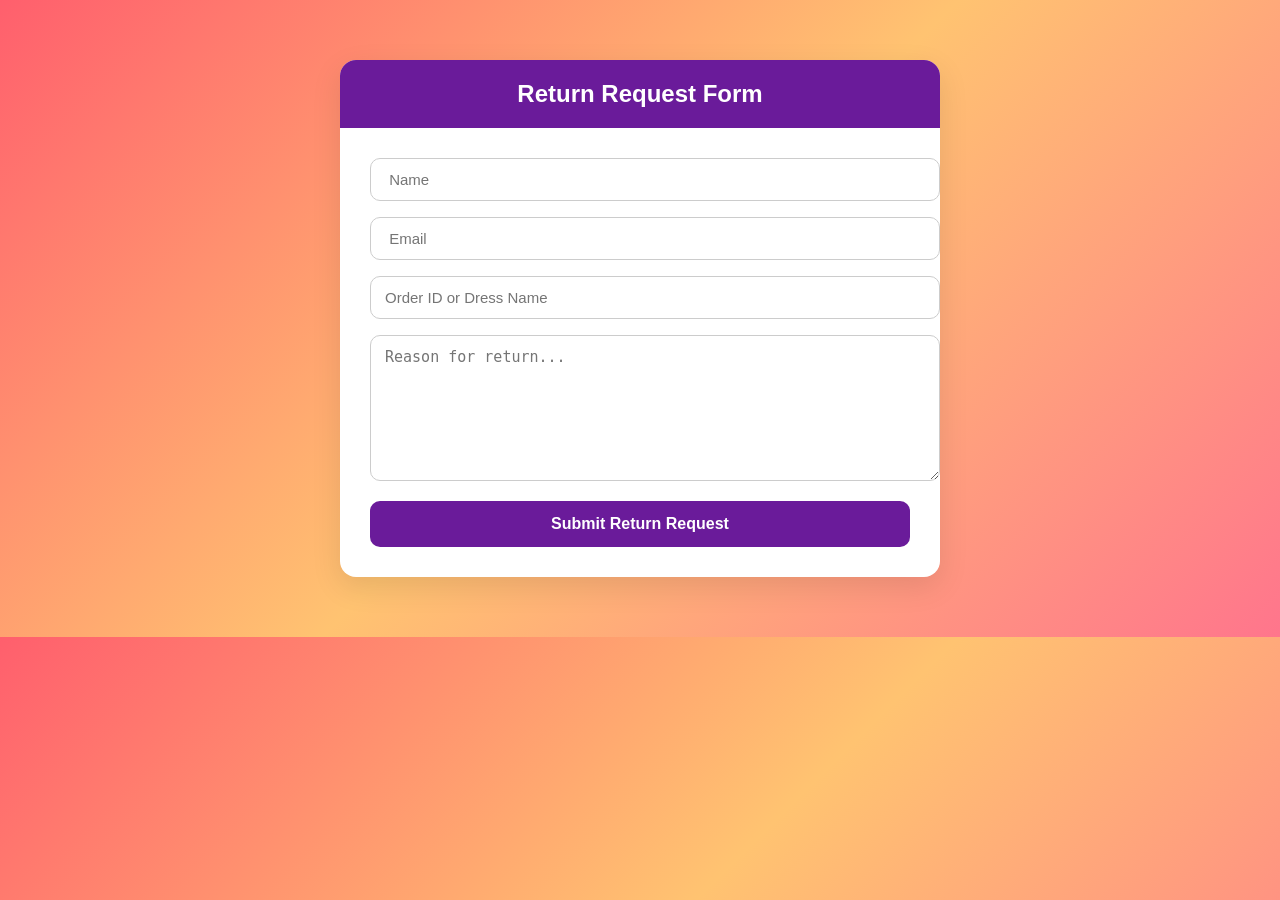
<file: return.html>
<!DOCTYPE html>
<html lang="en">
<head>
  <meta charset="UTF-8">
  <title>Return Request Form</title>
  <style>
    body {
      margin: 0;
      font-family: 'Segoe UI', sans-serif;
     background: linear-gradient(135deg, #ff5f6d, #ffc371, #ff758c);






    }

    .form-wrapper {
      max-width: 600px;
      margin: 60px auto;
      background-color: #ffffff;
      border-radius: 16px;
      box-shadow: 0 10px 30px rgba(0, 0, 0, 0.1);
      overflow: hidden;
      animation: fadeIn 0.6s ease;
    }

    .form-header {
      background-color: #6a1b9a;
      padding: 20px;
      text-align: center;
    }

    .form-header h2 {
      color: white;
      margin: 0;
      font-size: 24px;
    }

    .form-body {
      padding: 30px;
    }

    .form-body input,
    .form-body textarea {
      width: 100%;
      padding: 12px 14px;
      margin-bottom: 16px;
      border: 1px solid #ccc;
      border-radius: 10px;
      font-size: 15px;
      transition: border-color 0.3s, box-shadow 0.3s;
    }

    .form-body input:focus,
    .form-body textarea:focus {
      border-color: #6a1b9a;
      box-shadow: 0 0 0 3px rgba(106, 27, 154, 0.1);
      outline: none;
    }

    .form-body textarea {
      height: 120px;
      resize: vertical;
    }

    .form-body button {
      width: 100%;
      background-color: #6a1b9a;
      color: white;
      border: none;
      padding: 14px;
      font-size: 16px;
      font-weight: bold;
      border-radius: 10px;
      cursor: pointer;
      transition: background-color 0.3s ease;
    }

    .form-body button:hover {
      background-color: #8e24aa;
    }

    @keyframes fadeIn {
      from { opacity: 0; transform: translateY(30px); }
      to { opacity: 1; transform: translateY(0); }
    }

    @media (max-width: 640px) {
      .form-wrapper {
        margin: 20px;
      }

      .form-body {
        padding: 20px;
      }
    }
  </style>
</head>
<body>

  <div class="form-wrapper">
    <div class="form-header">
      <h2>Return Request Form</h2>
    </div>
    <form class="form-body" onsubmit="handleReturnRequest(event)">
      <input type="text" id="r-name" placeholder=" Name" required>
      <input type="email" id="r-email" placeholder=" Email" required>
      <input type="text" id="r-order" placeholder="Order ID or Dress Name" required>
      <textarea id="r-reason" placeholder="Reason for return..." required></textarea>
      <button type="submit">Submit Return Request</button>
    </form>
  </div>

  <script>
    function handleReturnRequest(event) {
      event.preventDefault();
      const name = document.getElementById("r-name").value;
      alert(`Hi ${name}, your return request has been submitted successfully!`);
      event.target.reset();
    }
  </script>

</body>
</html>
</file>
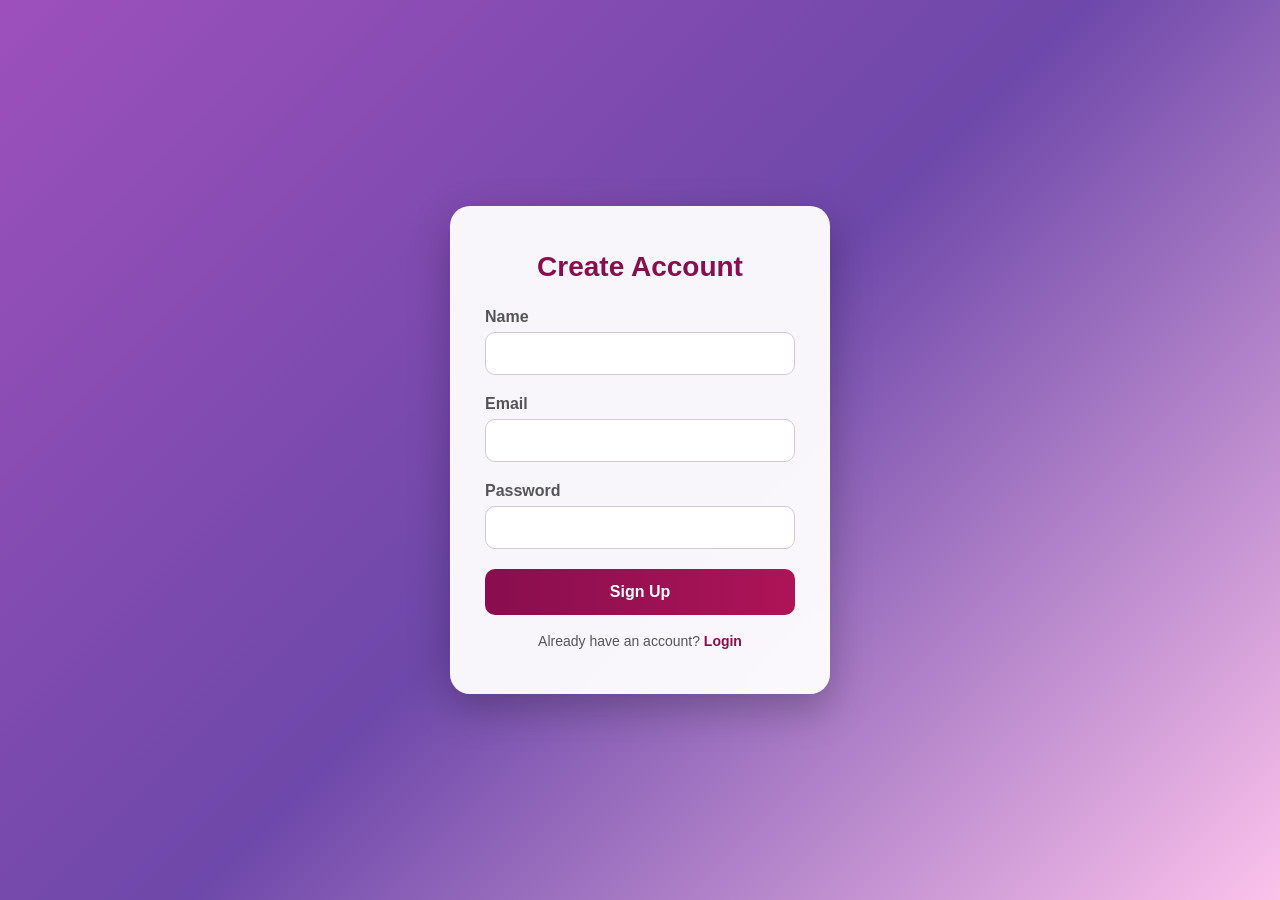
<file: signup.html>
<!DOCTYPE html>
<html lang="en">
<head>
  <meta charset="UTF-8">
  <title>Signup Page</title>

  <style>
    * {
      box-sizing: border-box;
      margin: 0;
      padding: 0;
      font-family: 'Arial', sans-serif;
    }

    body {
      height: 100vh;
      display: flex;
      justify-content: center;
      align-items: center;
      background: linear-gradient(135deg, #9d50bb, #6e48aa, #fbc2eb);
    }

    .signup-box {
      background: rgba(255,255,255,0.95);
      padding: 45px 35px;
      border-radius: 20px;
      width: 380px;
      text-align: center;
      box-shadow: 0 15px 40px rgba(0,0,0,0.25);
      backdrop-filter: blur(10px);
    }

    .signup-box h2 {
      color: #880e4f;
      margin-bottom: 25px;
      font-size: 28px;
      font-weight: bold;
    }

    .input-group {
      margin-bottom: 20px;
      text-align: left;
    }

    .input-group label {
      display: block;
      margin-bottom: 6px;
      color: #555;
      font-weight: 600;
    }

    .input-group input {
      width: 100%;
      padding: 12px;
      border-radius: 10px;
      border: 1px solid #ccc;
      font-size: 15px;
      outline: none;
      transition: 0.3s;
    }

    .input-group input:focus {
      border-color: #880e4f;
      box-shadow: 0 0 0 3px rgba(136, 14, 79, 0.2);
    }

    .signup-btn {
      width: 100%;
      padding: 14px;
      border-radius: 10px;
      border: none;
      background: linear-gradient(to right, #880e4f, #ad1457);
      color: white;
      font-size: 16px;
      font-weight: bold;
      cursor: pointer;
      transition: 0.3s;
    }

    .signup-btn:hover {
      background: linear-gradient(to right, #ad1457, #d81b60);
    }

    .or-divider {
      margin: 20px 0;
      text-align: center;
      font-size: 14px;
      color: #aaa;
      position: relative;
    }

    .or-divider::before,
    .or-divider::after {
      content: '';
      height: 1px;
      width: 40%;
      background-color: #ddd;
      position: absolute;
      top: 50%;
    }

    .or-divider::before { left: 0; }
    .or-divider::after { right: 0; }

    .google-btn {
      display: flex;
      align-items: center;
      justify-content: center;
      width: 100%;
      padding: 12px;
      border-radius: 10px;
      border: 1px solid #ccc;
      background-color: white;
      cursor: pointer;
      font-size: 15px;
      font-weight: 600;
      transition: 0.3s;
    }

    .google-btn:hover {
      background-color: #f5f5f5;
    }

    .google-btn svg {
      width: 20px;
      height: 20px;
      margin-right: 10px;
    }

    .login-link {
      margin-top: 18px;
      font-size: 14px;
      color: #555;
    }

    .login-link a {
      color: #880e4f;
      font-weight: bold;
      text-decoration: none;
    }

    .login-link a:hover {
      text-decoration: underline;
    }
  </style>
</head>

<body>

  <div class="signup-box">
    <h2>Create Account</h2>

    <form action="signup.php" method="post">

      <div class="input-group">
        <label>Name</label>
        <input type="text" name="name" required>
      </div>

      <div class="input-group">
        <label>Email</label>
        <input type="email" name="email" required>
      </div>

      <div class="input-group">
        <label>Password</label>
        <input type="password" name="password" required>
      </div>

      <button type="submit" class="signup-btn">Sign Up</button>

      

      <div class="login-link">
        Already have an account? <a href="login.html">Login</a>
      </div>

    </form>
  </div>

  <script>
    function googleSignup() {
      alert("Google signup not connected yet");
    }
  </script>

</body>
</html>
</file>
